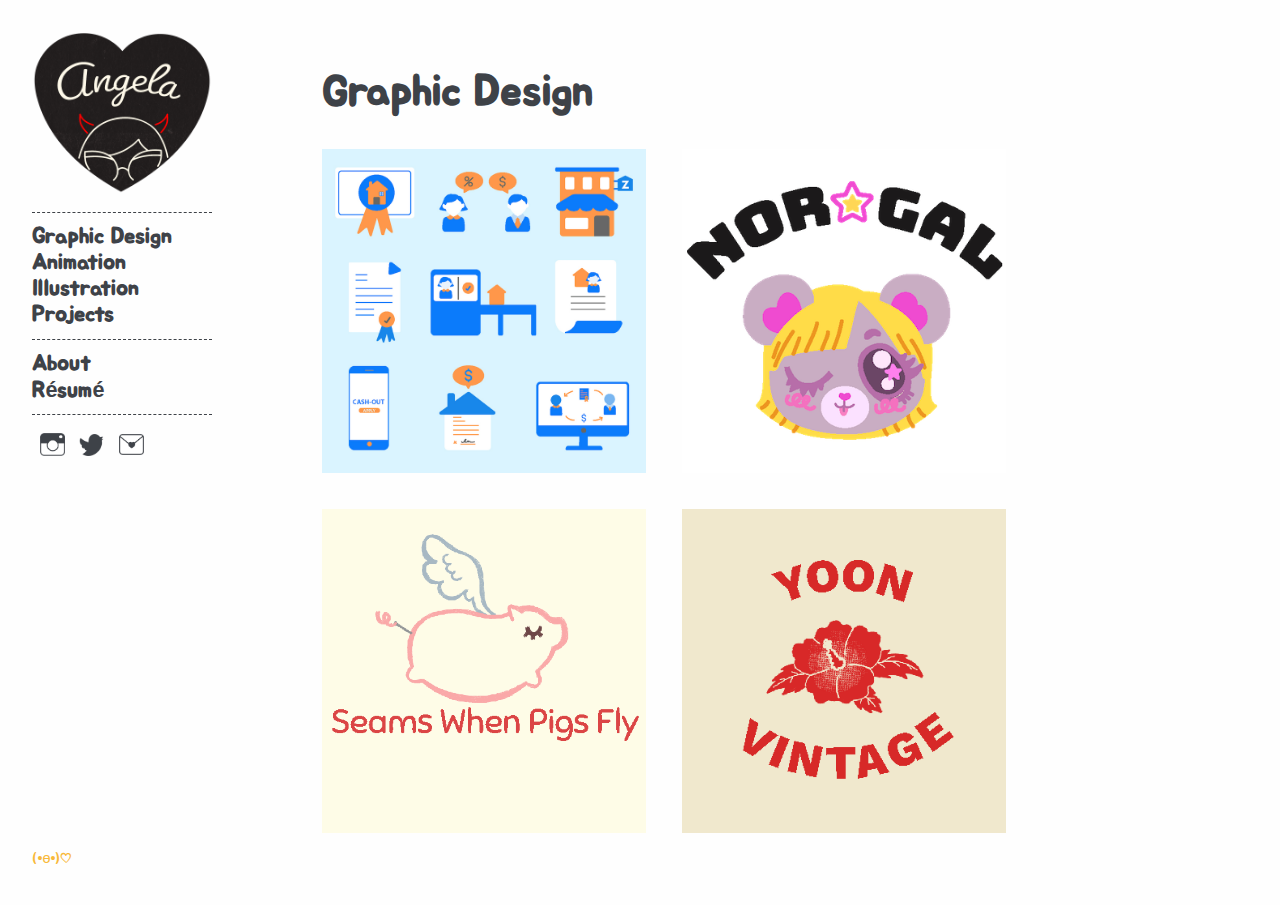
<file: index.html>
<!DOCTYPE HTML>
<html>
  <title>Angela Buen Alberto</title>
  <head>
    <!-- Favicons -->
    <link rel="apple-touch-icon" sizes="180x180" href="favicons/apple-touch-icon.png">
    <link rel="icon" type="image/png" sizes="32x32" href="favicons/favicon-32x32.png">
    <link rel="icon" type="image/png" sizes="16x16" href="favicons/favicon-16x16.png">
    <link rel="manifest" href="favicons/site.webmanifest">
    <link rel="mask-icon" href="favicons/safari-pinned-tab.svg" color="#5bbad5">
    <meta name="msapplication-TileColor" content="#da532c">
    <meta name="theme-color" content="#ffffff">

    <!-- Fonts -->
    <link href="https://fonts.googleapis.com/css?family=Jua" rel="stylesheet">

    <!-- Style -->
    <link rel="stylesheet" type="text/css" href="style.css" />

    <!-- Other Stuff -->
    <meta charset="UTF-8">
    <meta http-equiv="Content-type" content="text/html; charset=UTF-8">
    <meta name="viewport" content="width=device-width, initial-scale=1.0" />
    <meta name="apple-mobile-web-app-capable" content="yes" />
  </head>
  <body>
    <!-- Navigation -->
    <div class="nav-mobile-header">
      <img class="image-button nav-mobile-menu-button" src="images/menu.svg" />
      <img class="nav-mobile-title" src="images/title.png" />
    </div>

    <div class="nav">
      <div class="nav-mobile-header-padder"></div>
      <div class="nav-desktop-optionals">
        <img class="title" src="images/title.png" />
        <hr>
      </div>
      <div class="nav-item text-button" id="graphic-design">Graphic Design</div>
      <div class="nav-item text-button" id="animation">Animation</div>
      <div class="nav-item text-button" id="illustration">Illustration</div>
      <div class="nav-item text-button" id="projects">Projects</div>
      <hr>
      <div class="nav-item text-button" id="about">About</div>
      <div class="nav-item text-button" id="resume">Résumé</div>
      <hr>
      <div class="social-media">
        <a href="https://www.instagram.com/angela.b.alberto" target="_blank"><img class="image-button social-media-item" src="images/instagram.png" /></a>
        <a href="https://twitter.com/angelabalberto" target="_blank"><img class="image-button social-media-item" src="images/twitter.png" /></a>
        <a href="mailto:angelabuenalberto@gmail.com" target="_blank"><img class="image-button social-media-item" src="images/email.png" /></a>
      </div>
      <div class="nav-spacer"></div>
      <div class="nav-footer" id="nav-footer"><a href="http://alex.supply" target="_blank">(•ө•)♡</a></div>
    </div>

    <!-- Content -->
    <div class="content-overlay"></div>
    <div class="content-nav-mobile-header-padder"></div>
    <div class="content-nav-padder"></div>
    <div class="content" id="content"></div>

    <!-- Scripts -->
    <script src="scripts/jquery-3.3.1.min.js"></script>
    <script src="scripts/index.js"></script>
  </body>
</html>
</file>
<file: style.css>
/* Universal site styling. */
html {
  background-color: #fefefe;
  color: #3e4248;
  cursor: url("images/cursor.png"), auto;
  font-family: 'Jua', sans-serif;
  height: 100%;
  margin: 0vmin;
  padding: 0vmin;
  width: 100%;
}
body {
  height: 100%;
  margin: 0vmin;
  padding: 0vmin;
  width: 100%;
}

a {
  color: #f8b93a;
  cursor: url("images/cursor.png"), auto;
  text-decoration: none;
}
a:hover {
  color: #ff7c56;
}
hr {
  border: none;
  border-top: 1px dashed #3e4248;
  width: 100%;
}

.image-button:hover {
  opacity: 0.5;
}
.preview-button-list {
  display: flex;
  flex-direction: row;
  flex-wrap: wrap;
}
.preview-button-container {
  height: 36vmin;
  margin-bottom: 4vmin;
  margin-right: 4vmin;
  width: 36vmin;
}
.preview-button-cover {
  background-color: #ffffff;
  height: inherit;
  object-fit: contain;
  position: absolute;
  width: inherit;
  z-index: 3;
}
.preview-button-cover:hover {
  opacity: 0;
  transition: 300ms;
}
.preview-button {
  height: inherit;
  width: inherit;
}
.preview-button-title {
  display: flex;
  flex-direction: column;
  height: 32vmin;
  justify-content: center;
  margin: 0;
  padding: 2vmin;
  position: absolute;
  text-align: center;
  width: 32vmin;
  z-index: 2;
}
.preview-button-thumbnail {
  height: inherit;
  object-fit: contain;
  opacity: 0.3;
  position: absolute;
  width: inherit;
  z-index: 1
}
.social-media {
  align-items: center;
  display: flex;
  flex-direction: row;
}
.social-media-item {
  margin: 0.8vmin;
  width: 2.8vmin;
}
.text-button:hover {
  color: #ff7c56;
}
.title {
  width: 20vmin;
}

/* Body structure. */
.nav {
  background-color: #fefefe;
  display: flex;
  flex: 0 1 auto;
  flex-direction: column;
  padding: 3.6vmin;
  position: fixed;
  z-index: 998;
}
.nav-mobile-header-padder {
  float: top;
  width: 100%;
}
.nav-item {
  font-weight: bold;
  white-space: nowrap;
}
.nav-spacer {
  flex: 1 1 auto;
}
.nav-footer {
  font-size: 1.6vmin;
}

.nav-mobile-header {
  align-items: center;
  background-color: #fefefe;
  display: flex;
  flex-direction: row;
  height: 16vmin;
  position: fixed;
  width: 100%;
  z-index: 999;
}
.nav-mobile-title {
  height: 12vmin;
}
.nav-mobile-menu-button {
  height: 8vmin;
  padding: 4vmin;
}

.content-nav-padder {
  float: left;
  height: 100%;
}
.content {
  overflow-x: hidden;
  padding: 4vmin;
}
.content-overlay {
  background-color: #181818;
  display: none;
  height: 200%;
  opacity: 0.8;
  position: fixed;
  width: 200%;
  z-index: 997;
}

/* Exhibit pages. */
.exhibit {
  align-items: center;
  display: flex;
  flex-direction: row;
  flex-wrap: wrap;
}
.exhibit-item {
  background-color: #ffffff;
  flex: 0 1 auto;
  padding-bottom: 4vmin;
  padding-right: 4vmin;
}
.exhibit-image:hover {
  opacity: 0.5;
}

/* About page. */
.about {
  align-items: flex-start;
  display: flex;
  flex-direction: row;
  flex-wrap: wrap;
}
.about-description {
  flex: 0 1 auto;
  width: 64vmin;
}
.about-picture {
  flex: 0 1 auto;
  margin-bottom: 4vmin;
  margin-right: 4vmin;
  width: 36vmin;
}
</file>
